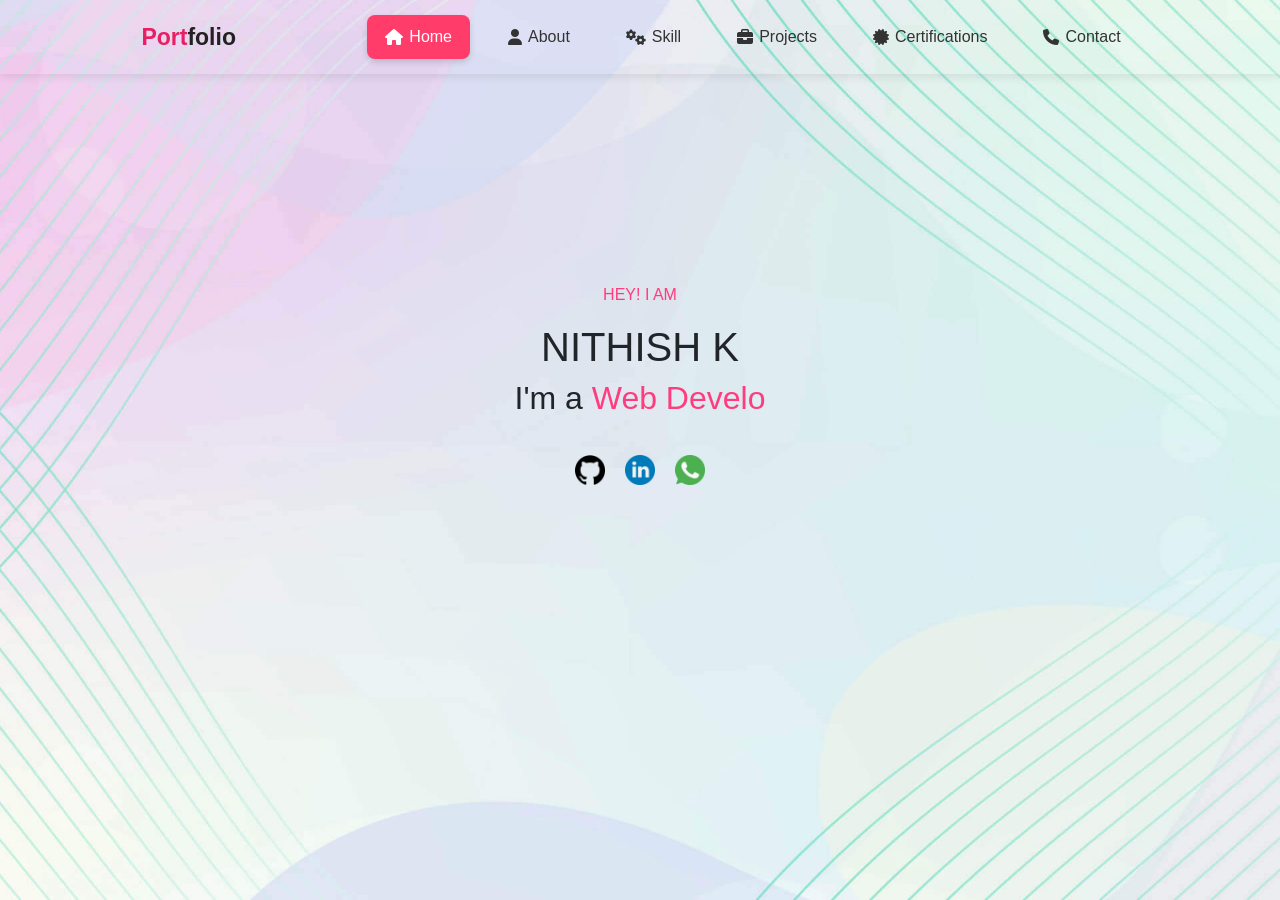
<file: index.html>
<!DOCTYPE html>
<html lang="en">

<head>
    <meta charset="UTF-8">
    <meta name="viewport" content="width=device-width, initial-scale=1.0">
    <title>Nithish-Portfolio</title>
    <link rel="stylesheet" href="https://cdnjs.cloudflare.com/ajax/libs/font-awesome/6.5.0/css/all.min.css">
    <link rel="stylesheet" href="style.css">
    <script src="https://code.jquery.com/jquery-3.6.0.min.js"></script>
    <link href="https://cdn.jsdelivr.net/npm/bootstrap@5.0.2/dist/css/bootstrap.min.css" rel="stylesheet" integrity="sha384-EVSTQN3/azprG1Anm3QDgpJLIm9Nao0Yz1ztcQTwFspd3yD65VohhpuuCOmLASjC" crossorigin="anonymous">

</head>

<body>
        <nav>
            <div class="logo"><span>Port</span>folio</div>
            <div class="menu-toggle" id="menu-toggle"><i class="fa fa-bars"></i></div>
            <ul id="nav-links">
                <li><a href="index.html" class="active"><i class="fa fa-home"></i> Home</a></li>
                <li><a href="about.html" ><i class="fa fa-user"></i> About</a></li>
                <li><a href="skill.html" ><i class="fa fa-cogs"></i> Skill</a></li>
                <li><a href="project.html"><i class="fa fa-briefcase"></i> Projects</a></li>
                <li><a href="certifications.html"><i class="fa fa-certificate"></i> Certifications</a></li>
                <li><a href="contact.html"><i class="fa fa-phone"></i> Contact</a></li>
            </ul>
        </nav>
    
    <div class="hero">
        <section >
            <p class="intro">HEY! I AM</p>
            <h1 class="name">NITHISH K</h1>
             <h2 class="typing" >I'm a <span id="typed"></span></h2>
        </section>
    </div>
    <div class="socailmedia">
        <a href="#"> <img src="image/github.png" ></a>
        <a href="#"> <img src="image/linkedin.png" ></a>
        <a href="https://wa.me/919791470348" target="_blank" rel="noopener noreferrer"> <img src="image/whatsapp.png" ></a>
    </div>

    <script src="script.js"></script>
   
</body>

</html>
</file>
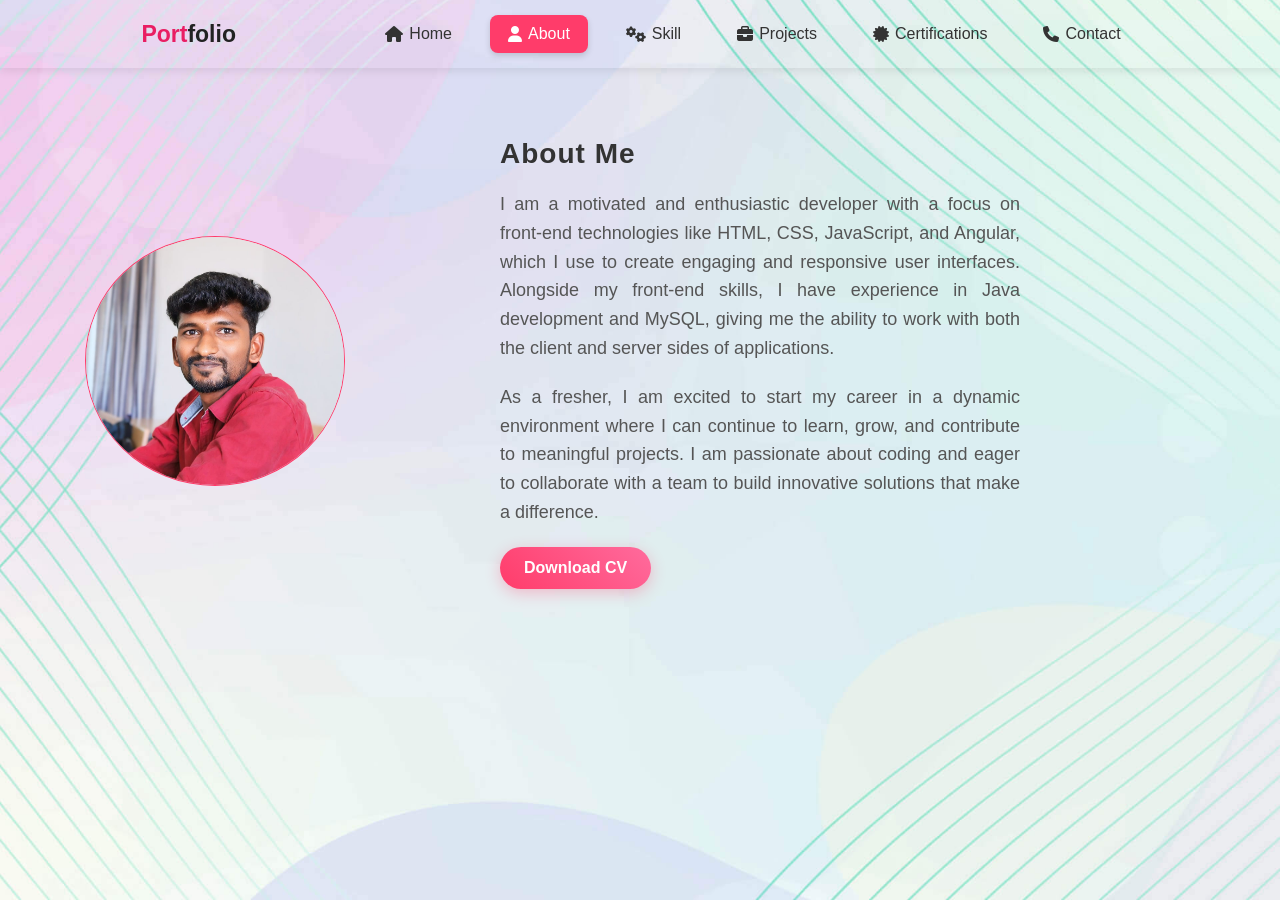
<file: about.html>
<!DOCTYPE html>
<html lang="en">

<head>
    <meta charset="UTF-8">
    <meta name="viewport" content="width=device-width, initial-scale=1.0">
    <title>Nithish-Portfolio</title>
    <link rel="stylesheet" href="https://cdnjs.cloudflare.com/ajax/libs/font-awesome/6.5.0/css/all.min.css">
    <link rel="stylesheet" href="about.css">
    <link rel="stylesheet" href="style.css">
    <script src="https://code.jquery.com/jquery-3.6.0.min.js"></script>
    <style>
        
    </style>

</head>

<body>
        <nav>
            <div class="logo"><span>Port</span>folio</div>
            <div class="menu-toggle" id="menu-toggle"><i class="fa fa-bars"></i></div>
            <ul id="nav-links">
                <li><a href="index.html" ><i class="fa fa-home"></i> Home</a></li>
                <li><a href="about.html" class="active"><i class="fa fa-user"></i> About</a></li>
                <li><a href="skill.html"><i class="fa fa-cogs"></i> Skill</a></li>
                <li><a href="#projects"><i class="fa fa-briefcase"></i> Projects</a></li>
                <li><a href="certifications.html"><i class="fa fa-certificate"></i> Certifications</a></li>
                <li><a href="#contact"><i class="fa fa-phone"></i> Contact</a></li>
            </ul>
        </nav>

        <section class="about-section">
    <!-- Image -->
    <div class="about-img">
      <img src="image/Nithish.jpeg" alt="Profile Image">
    </div>

    <!-- About Text -->
    <div class="about-text">
      <h2>About Me</h2>
      <p>
        I am a motivated and enthusiastic developer with a focus on front-end technologies like HTML, CSS, JavaScript, and Angular,
        which I use to create engaging and responsive user interfaces. Alongside my front-end skills, I have experience in Java
        development and MySQL, giving me the ability to work with both the client and server sides of applications.
      </p>
      <p>
        As a fresher, I am excited to start my career in a dynamic environment where I can continue to learn, grow, and contribute
        to meaningful projects. I am passionate about coding and eager to collaborate with a team to build innovative solutions
        that make a difference.
      </p>
      <a href="nithish.docx" class="cv-btn" download>Download CV</a>
    </div>
  </section>

      

    
   



    <script src="script.js"></script>
   
</body>

</html>
</file>
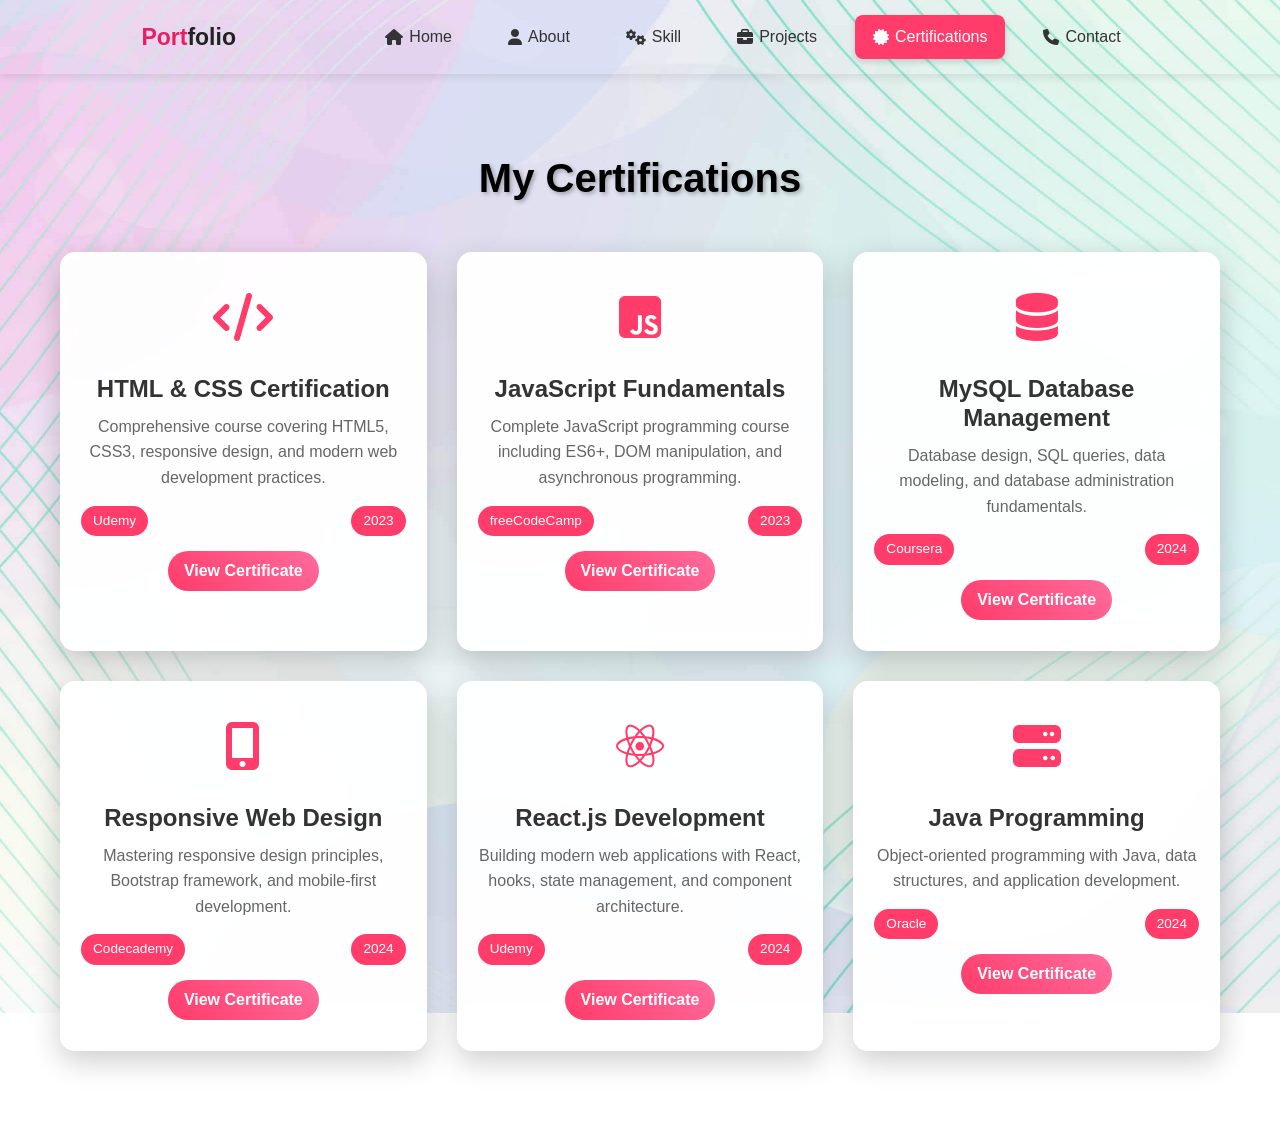
<file: certifications.html>
<!DOCTYPE html>
<html lang="en">
<head>
    <meta charset="UTF-8">
    <meta name="viewport" content="width=device-width, initial-scale=1.0">
    <title>Nithish-Portfolio - Certifications</title>
    <link rel="stylesheet" href="https://cdnjs.cloudflare.com/ajax/libs/font-awesome/6.5.0/css/all.min.css">
    <link rel="stylesheet" href="style.css">
    <link rel="stylesheet" href="certifications.css">
    <script src="https://code.jquery.com/jquery-3.6.0.min.js"></script>
    <link href="https://cdn.jsdelivr.net/npm/bootstrap@5.0.2/dist/css/bootstrap.min.css" rel="stylesheet" integrity="sha384-EVSTQN3/azprG1Anm3QDgpJLIm9Nao0Yz1ztcQTwFspd3yD65VohhpuuCOmLASjC" crossorigin="anonymous">
</head>
<body>
    <nav>
        <div class="logo"><span>Port</span>folio</div>
        <div class="menu-toggle" id="menu-toggle"><i class="fa fa-bars"></i></div>
        <ul id="nav-links">
            <li><a href="index.html"><i class="fa fa-home"></i> Home</a></li>
            <li><a href="about.html"><i class="fa fa-user"></i> About</a></li>
            <li><a href="skill.html"><i class="fa fa-cogs"></i> Skill</a></li>
            <li><a href="project.html"><i class="fa fa-briefcase"></i> Projects</a></li>
            <li><a href="certifications.html" class="active"><i class="fa fa-certificate"></i> Certifications</a></li>
            <li><a href="contact.html"><i class="fa fa-phone"></i> Contact</a></li>
        </ul>
    </nav>

    <section class="certifications-section">
        <h1 class="certifications-title">My Certifications</h1>
        <div class="certifications-grid">
            <div class="certification-card">
                <div class="certification-icon">
                    <i class="fas fa-code"></i>
                </div>
                <h3>HTML & CSS Certification</h3>
                <p>Comprehensive course covering HTML5, CSS3, responsive design, and modern web development practices.</p>
                <div class="cert-details">
                    <span class="cert-issuer">Udemy</span>
                    <span class="cert-date">2023</span>
                </div>
                <a href="#" class="cert-link">View Certificate</a>
            </div>

            <div class="certification-card">
                <div class="certification-icon">
                    <i class="fab fa-js-square"></i>
                </div>
                <h3>JavaScript Fundamentals</h3>
                <p>Complete JavaScript programming course including ES6+, DOM manipulation, and asynchronous programming.</p>
                <div class="cert-details">
                    <span class="cert-issuer">freeCodeCamp</span>
                    <span class="cert-date">2023</span>
                </div>
                <a href="#" class="cert-link">View Certificate</a>
            </div>

            <div class="certification-card">
                <div class="certification-icon">
                    <i class="fas fa-database"></i>
                </div>
                <h3>MySQL Database Management</h3>
                <p>Database design, SQL queries, data modeling, and database administration fundamentals.</p>
                <div class="cert-details">
                    <span class="cert-issuer">Coursera</span>
                    <span class="cert-date">2024</span>
                </div>
                <a href="#" class="cert-link">View Certificate</a>
            </div>

            <div class="certification-card">
                <div class="certification-icon">
                    <i class="fas fa-mobile-alt"></i>
                </div>
                <h3>Responsive Web Design</h3>
                <p>Mastering responsive design principles, Bootstrap framework, and mobile-first development.</p>
                <div class="cert-details">
                    <span class="cert-issuer">Codecademy</span>
                    <span class="cert-date">2024</span>
                </div>
                <a href="#" class="cert-link">View Certificate</a>
            </div>

            <div class="certification-card">
                <div class="certification-icon">
                    <i class="fab fa-react"></i>
                </div>
                <h3>React.js Development</h3>
                <p>Building modern web applications with React, hooks, state management, and component architecture.</p>
                <div class="cert-details">
                    <span class="cert-issuer">Udemy</span>
                    <span class="cert-date">2024</span>
                </div>
                <a href="#" class="cert-link">View Certificate</a>
            </div>

            <div class="certification-card">
                <div class="certification-icon">
                    <i class="fas fa-server"></i>
                </div>
                <h3>Java Programming</h3>
                <p>Object-oriented programming with Java, data structures, and application development.</p>
                <div class="cert-details">
                    <span class="cert-issuer">Oracle</span>
                    <span class="cert-date">2024</span>
                </div>
                <a href="#" class="cert-link">View Certificate</a>
            </div>
        </div>
    </section>

    <script src="script.js"></script>
</body>
</html>
</file>
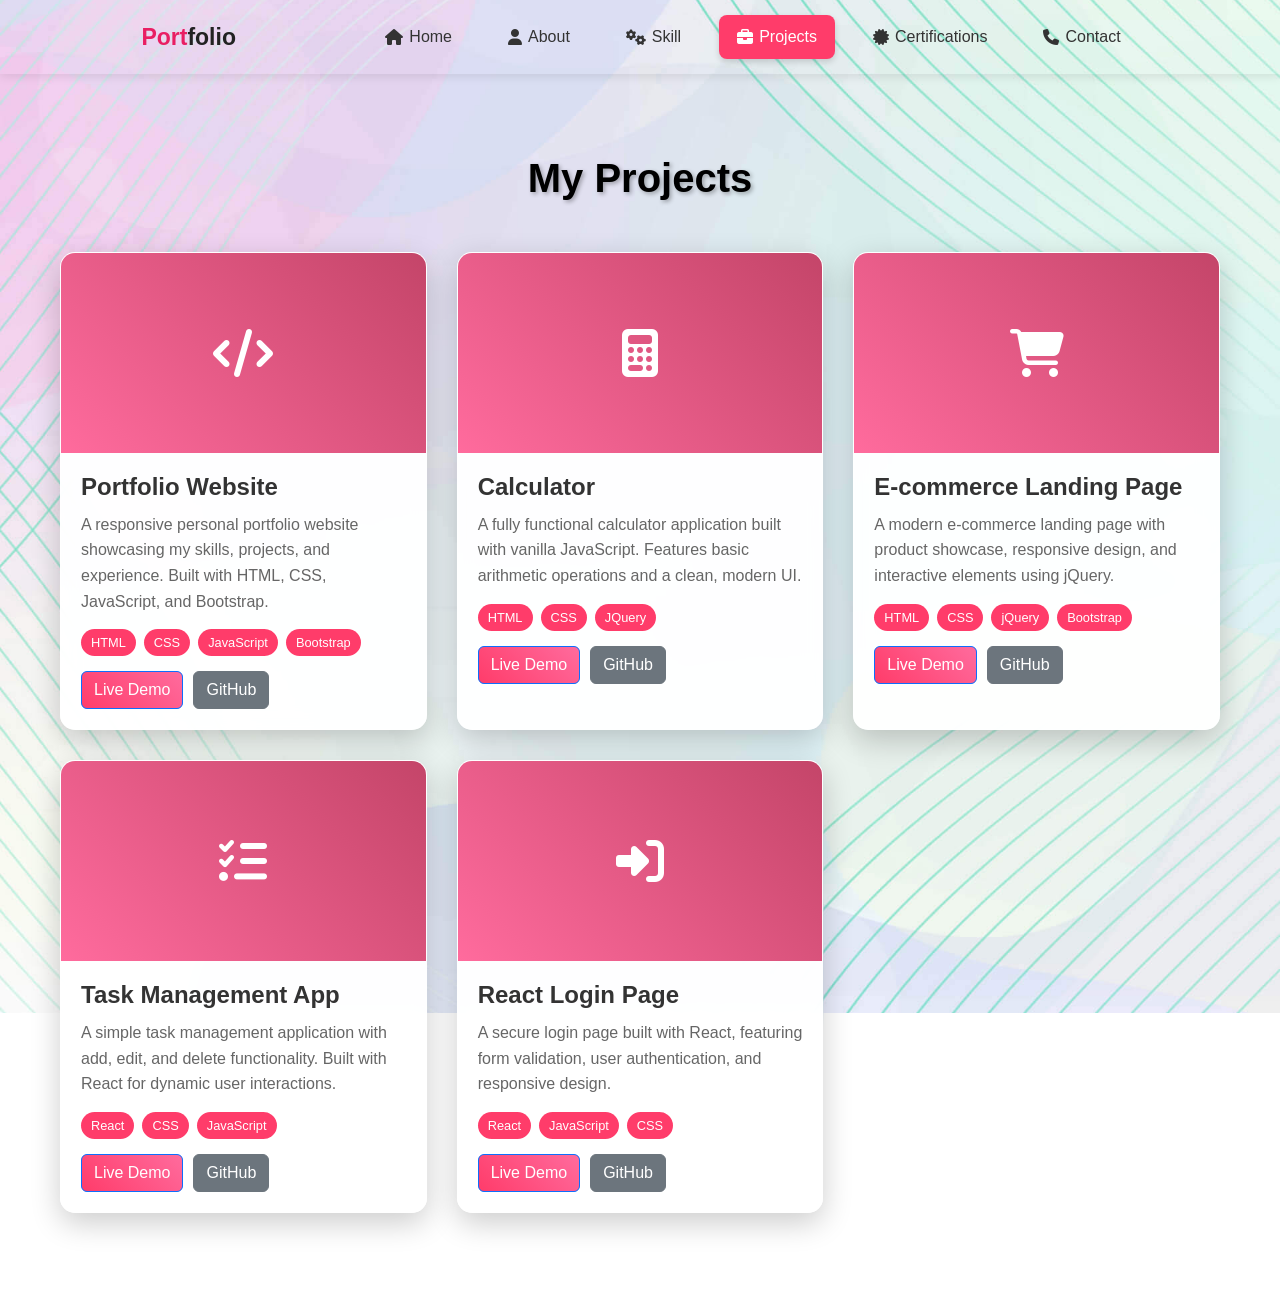
<file: project.html>
<!DOCTYPE html>
<html lang="en">
<head>
    <meta charset="UTF-8">
    <meta name="viewport" content="width=device-width, initial-scale=1.0">
    <title>Nithish-Portfolio - Projects</title>
    <link rel="stylesheet" href="https://cdnjs.cloudflare.com/ajax/libs/font-awesome/6.5.0/css/all.min.css">
    <link rel="stylesheet" href="style.css">
    <link rel="stylesheet" href="project.css">
    <script src="https://code.jquery.com/jquery-3.6.0.min.js"></script>
    <link href="https://cdn.jsdelivr.net/npm/bootstrap@5.0.2/dist/css/bootstrap.min.css" rel="stylesheet" integrity="sha384-EVSTQN3/azprG1Anm3QDgpJLIm9Nao0Yz1ztcQTwFspd3yD65VohhpuuCOmLASjC" crossorigin="anonymous">
</head>
<body>
    <nav>
        <div class="logo"><span>Port</span>folio</div>
        <div class="menu-toggle" id="menu-toggle"><i class="fa fa-bars"></i></div>
        <ul id="nav-links">
            <li><a href="index.html"><i class="fa fa-home"></i> Home</a></li>
            <li><a href="about.html"><i class="fa fa-user"></i> About</a></li>
            <li><a href="skill.html"><i class="fa fa-cogs"></i> Skill</a></li>
            <li><a href="project.html" class="active"><i class="fa fa-briefcase"></i> Projects</a></li>
                <li><a href="certifications.html"><i class="fa fa-certificate"></i> Certifications</a></li>
            <li><a href="contact.html"><i class="fa fa-phone"></i> Contact</a></li>
        </ul>
    </nav>

    <section class="projects-section">
        <h1 class="projects-title">My Projects</h1>
        <div class="projects-grid">
            <div class="project-card">
                <div class="project-image">
                    <i class="fas fa-code"></i>
                </div>
                <div class="project-content">
                    <h3 class="project-title">Portfolio Website</h3>
                    <p class="project-description">
                        A responsive personal portfolio website showcasing my skills, projects, and experience. Built with HTML, CSS, JavaScript, and Bootstrap.
                    </p>
                    <div class="project-tech">
                        <span class="tech-tag">HTML</span>
                        <span class="tech-tag">CSS</span>
                        <span class="tech-tag">JavaScript</span>
                        <span class="tech-tag">Bootstrap</span>
                    </div>
                    <div class="project-links">
                        <a href="http://127.0.0.1:5500/index.html " class="btn btn-primary">Live Demo</a>
                        <a href="#" class="btn btn-secondary">GitHub</a>
                    </div>
                </div>
            </div>

            <div class="project-card">
                <div class="project-image">
                    <i class="fas fa-calculator"></i>
                </div>
                <div class="project-content">
                    <h3 class="project-title">Calculator</h3>
                    <p class="project-description">
                        A fully functional calculator application built with vanilla JavaScript. Features basic arithmetic operations and a clean, modern UI.
                    </p>
                    <div class="project-tech">
                        <span class="tech-tag">HTML</span>
                        <span class="tech-tag">CSS</span>
                        <span class="tech-tag">JQuery</span>
                    </div>
                    <div class="project-links">
                        <a href="http://127.0.0.1:5501/index.html" class="btn btn-primary">Live Demo</a>
                        <a href="#" class="btn btn-secondary">GitHub</a>
                    </div>
                </div>
            </div>

            <div class="project-card">
                <div class="project-image">
                    <i class="fas fa-shopping-cart"></i>
                </div>
                <div class="project-content">
                    <h3 class="project-title">E-commerce Landing Page</h3>
                    <p class="project-description">
                        A modern e-commerce landing page with product showcase, responsive design, and interactive elements using jQuery.
                    </p>
                    <div class="project-tech">
                        <span class="tech-tag">HTML</span>
                        <span class="tech-tag">CSS</span>
                        <span class="tech-tag">jQuery</span>
                        <span class="tech-tag">Bootstrap</span>
                        
                    </div>
                    <div class="project-links">
                        <a href="#" class="btn btn-primary">Live Demo</a>
                        <a href="#" class="btn btn-secondary">GitHub</a>
                    </div>
                </div>
            </div>

            <div class="project-card">
                <div class="project-image">
                    <i class="fas fa-tasks"></i>
                </div>
                <div class="project-content">
                    <h3 class="project-title">Task Management App</h3>
                    <p class="project-description">
                        A simple task management application with add, edit, and delete functionality. Built with React for dynamic user interactions.
                    </p>
                    <div class="project-tech">
                        <span class="tech-tag">React</span>
                        <span class="tech-tag">CSS</span>
                        <span class="tech-tag">JavaScript</span>
                    </div>
                    <div class="project-links">
                        <a href="#" class="btn btn-primary">Live Demo</a>
                        <a href="#" class="btn btn-secondary">GitHub</a>
                    </div>
                </div>
            </div>

            <div class="project-card">
                <div class="project-image">
                    <i class="fas fa-sign-in-alt"></i>
                </div>
                <div class="project-content">
                    <h3 class="project-title">React Login Page</h3>
                    <p class="project-description">
                        A secure login page built with React, featuring form validation, user authentication, and responsive design.
                    </p>
                    <div class="project-tech">
                        <span class="tech-tag">React</span>
                        <span class="tech-tag">JavaScript</span>
                        <span class="tech-tag">CSS</span>
                    </div>
                    <div class="project-links">
                        <a href="#" class="btn btn-primary">Live Demo</a>
                        <a href="#" class="btn btn-secondary">GitHub</a>
                    </div>
                </div>
            </div>

        </div>
    </section>

    <script src="script.js"></script>
</body>
</html>
</file>
<file: style.css>
*{
    margin: 0;
      padding: 0;
      box-sizing: border-box;
      font-family: Arial, sans-serif;
}
html, body {
  min-height: 100vh;
  width: 100%;
  background: url(bg.jpg) center center / cover no-repeat fixed;
}

nav {
  
    display: flex;
    justify-content: space-evenly;
    align-items: center;
     /* background: #e0d7d7;   */
    padding: 15px 10px;
    box-shadow: 0 2px 10px rgba(0, 0, 0, 0.1);
    position: sticky; 
    top: 0;
    z-index: 100;
    transition: background 0.3s ease;
}

nav.scrolled {
    background: rgba(255, 255, 255, 0.95);
    backdrop-filter: blur(10px);
    box-shadow: 0 2px 20px rgba(0, 0, 0, 0.2);
}

.logo {
    font-size: 23px;
    font-weight: bold;
    color: #222;
}
.logo span{
/* Navigation button styles */
.nav-btn {
  background: none;
  border: none;
  color: #333;
  font-weight: 500;
  padding: 10px 18px;
  border-radius: 8px;
  transition: 0.3s ease;
  display: inline-flex;
  align-items: center;
  gap: 6px;
  cursor: pointer;
  margin: 0 5px;
}
.nav-btn:active,
.nav-btn:hover {
  background: #e83e8c;
  color: #fff;
  box-shadow: 0 3px 6px rgba(0,0,0,0.15);
}
 color: #e91e63; 
}
 .nav-links {
      display: flex;
      gap: 15px;
    }


nav ul {
    list-style: none;
    margin: 0;
    padding: 0;
    display: flex;
    gap: 20px;
}
 nav ul li a {
      text-decoration: none;
      color: #333;
      font-weight: 500;
      padding: 10px 18px;
      border-radius: 8px;
      transition: 0.3s ease;
      display: flex;
      align-items: center;
      gap: 6px;
    }
     nav ul li a.active,
    nav ul li a:hover {
      background: #ff3c6a; 
      color: #fff;
      box-shadow: 0 3px 6px rgba(0,0,0,0.15);
    }
    .menu-toggle {
      display: none;
      font-size: 24px;
      cursor: pointer;
    }
     @media (max-width: 768px) {
      nav ul {
        display: none;
        flex-direction: column;
        background: #fff;
        width: 100%;
        position: absolute;
        top: 60px;
        left: 0;
        box-shadow: 0 4px 8px rgba(0,0,0,0.1);
      }

      nav ul.show {
        display: flex;
      }

      .menu-toggle {
        display: block;
        color: #333;
      }
     nav {
       background: #fff;
       transition: background 0.3s;
     }
     nav.sticky {
       background: #ff3c6a;
     }
    }
/* Sticky navbar JS helper class for mobile */
    .intro{
      color: #ff3c7e;
    }

    .hero{
      text-align: center;
      margin-top: 209px;
    }
    #typed{
      color: #ff3c7e;
    }
    .socailmedia {
      display: flex;
      position: absolute;
      justify-content: center;
      width: 100%;
      margin-top: 20px;
    }
    .socailmedia img{
       width: 30px;
    margin: 10px;
   
    }
</file>
<file: about.css>
body {
      font-family: Arial, sans-serif;
      margin: 0;
      padding: 0;
    }

    .about-section {
      display: flex;
      align-items: center;
      justify-content: center;
      flex-wrap: wrap;
      padding: 50px 20px;
      gap: 50px;
      animation: fadeIn 1.5s ease-in-out;
    }

    @keyframes fadeIn {
      from {
        opacity: 0;
        transform: translateY(30px);
      }
      to {
        opacity: 1;
        transform: translateY(0);
      }
    } 

    .about-img {
      flex: 1;
      text-align: center;
      margin-right: 0px;
    }

    .about-img img {
      width: 260px;
      height: 250px;
      object-fit: cover;
      border-radius: 50%;
      border: 1px solid #ff3c6a;
      transition: transform 0.3s ease, box-shadow 0.3s ease;
    }

    .about-img img:hover {
      transform: scale(1.05);
      box-shadow: 0 10px 20px rgba(255, 60, 106, 0.3);
    }

    .about-text {
        text-align: left;
        margin-right: 200px;
      flex: 2;
      padding: 20px 40px;
      max-width: 600px;
    }

    .about-text h2 {
      font-size: 28px;
      margin-bottom: 20px;
      color: #333;
      font-weight: 700;
      letter-spacing: 1px;
    }

    .about-text p {
      font-size: 18px;
      line-height: 1.6;
      color: #555;
      margin-bottom: 20px;
      text-align: justify;
    
    }

    .cv-btn {
      display: inline-block;
      padding: 12px 24px;
      background: linear-gradient(45deg, #ff3c6a, #ff6b9d);
      color: white;
      font-weight: bold;
      border-radius: 30px;
      text-decoration: none;
      transition: all 0.3s ease;
      box-shadow: 0 4px 15px rgba(255, 60, 106, 0.3);
    }

    .cv-btn:hover {
      background: linear-gradient(45deg, #ff6b9d, #ff3c6a);
      transform: translateY(-2px);
      box-shadow: 0 6px 20px rgba(255, 60, 106, 0.4);
    }
    @media (max-width: 768px) {
      .about-section {
        flex-direction: column;
        text-align: center;
      }
      .about-text {
        padding: 20px;
      }
        .about-img img {
          width: 180px;
          height: 180px;
        }
        .about-text {
          margin-right: 0;
          max-width: 100%;
        }
      }

  @media (max-width: 480px) {
    .about-section {
      padding: 20px 5px;
      gap: 20px;
    }
    .about-img img {
      width: 120px;
      height: 120px;
    }
    .about-text h2 {
      font-size: 20px;
    }
    .about-text p {
      font-size: 15px;
    }
    .cv-btn {
      padding: 8px 16px;
      font-size: 14px;
    }
  }
</file>
<file: certifications.css>
/* Certifications Page Styles */
/* Shared background is provided by style.css */
.certifications-section {
  padding: 80px 20px;
  max-width: 1200px;
  margin: 0 auto;
  animation: fadeInUp 1s ease-out;
}

@keyframes fadeInUp {
  from {
    opacity: 0;
    transform: translateY(30px);
  }
  to {
    opacity: 1;
    transform: translateY(0);
  }
}

.certifications-title {
  text-align: center;
  font-size: 2.5rem;
  margin-bottom: 50px;
  color: #000;
  font-weight: 700;
  text-shadow: 2px 2px 4px rgba(0,0,0,0.3);
}

.certifications-grid {
  display: grid;
  grid-template-columns: repeat(auto-fit, minmax(300px, 1fr));
  gap: 30px;
}

.certification-card {
  background: rgba(255, 255, 255, 0.95);
  border-radius: 15px;
  padding: 30px 20px;
  text-align: center;
  box-shadow: 0 10px 30px rgba(0,0,0,0.2);
  transition: transform 0.3s ease, box-shadow 0.3s ease;
  backdrop-filter: blur(10px);
  border: 1px solid rgba(255, 255, 255, 0.2);
}

.certification-card:hover {
  transform: translateY(-10px);
  box-shadow: 0 20px 40px rgba(0,0,0,0.3);
}

.certification-icon {
  font-size: 3rem;
  color: #ff3c6a;
  margin-bottom: 20px;
}

.certification-card h3 {
  font-size: 1.5rem;
  margin-bottom: 10px;
  color: #333;
  font-weight: 600;
}

.certification-card p {
  font-size: 1rem;
  line-height: 1.6;
  color: #666;
  margin-bottom: 15px;
}

.cert-details {
  display: flex;
  justify-content: space-between;
  align-items: center;
  margin-top: 15px;
}

.cert-date, .cert-issuer {
  background: #ff3c6a;
  color: white;
  padding: 5px 12px;
  border-radius: 20px;
  font-size: 0.85rem;
  font-weight: 500;
}

.cert-link {
  display: inline-block;
  margin-top: 15px;
  padding: 8px 16px;
  background: linear-gradient(45deg, #ff3c6a, #ff6b9d);
  color: white;
  text-decoration: none;
  border-radius: 25px;
  font-weight: 600;
  transition: all 0.3s ease;
}

.cert-link:hover {
  background: linear-gradient(45deg, #ff6b9d, #ff3c6a);
  transform: scale(1.05);
}

@media (max-width: 768px) {
  .certifications-title {
    font-size: 2rem;
  }
  .certifications-grid {
    grid-template-columns: 1fr;
  }
  .certification-card {
    margin: 0 10px;
  }
  .cert-details {
    flex-direction: column;
    gap: 10px;
  }
}
</file>
<file: project.css>
/* Projects Page Styles */
/* Shared background is provided by style.css */
.projects-section {
  padding: 80px 20px;
  max-width: 1200px;
  margin: 0 auto;
  animation: slideIn 1s ease-out;
}

@keyframes slideIn {
  from {
    opacity: 0;
    transform: translateY(50px);
  }
  to {
    opacity: 1;
    transform: translateY(0);
  }
}

.projects-title {
  text-align: center;
  font-size: 2.5rem;
  margin-bottom: 50px;
  color: #000;
  font-weight: 700;
  text-shadow: 2px 2px 4px rgba(0,0,0,0.3);
}

.projects-grid {
  display: grid;
  grid-template-columns: repeat(auto-fit, minmax(300px, 1fr));
  gap: 30px;
}

.project-card {
  background: rgba(255, 255, 255, 0.95);
  border-radius: 15px;
  overflow: hidden;
  box-shadow: 0 10px 30px rgba(0,0,0,0.2);
  transition: transform 0.3s ease, box-shadow 0.3s ease;
  backdrop-filter: blur(10px);
  border: 1px solid rgba(255, 255, 255, 0.2);
}

.project-card:hover {
  transform: translateY(-10px);
  box-shadow: 0 20px 40px rgba(0,0,0,0.3);
}

.project-image {
  width: 100%;
  height: 200px;
  background: linear-gradient(45deg, #ff6b9d, #c44569);
  display: flex;
  align-items: center;
  justify-content: center;
  color: white;
  font-size: 3rem;
  font-weight: bold;
}

.project-content {
  padding: 20px;
}

.project-title {
  font-size: 1.5rem;
  margin-bottom: 10px;
  color: #333;
  font-weight: 600;
}

.project-description {
  font-size: 1rem;
  line-height: 1.6;
  color: #666;
  margin-bottom: 15px;
}

.project-tech {
  display: flex;
  flex-wrap: wrap;
  gap: 8px;
  margin-bottom: 15px;
}

.tech-tag {
  background: #ff3c6a;
  color: white;
  padding: 4px 10px;
  border-radius: 20px;
  font-size: 0.8rem;
  font-weight: 500;
}

.project-links {
  display: flex;
  gap: 10px;
}

.btn {
  padding: 8px 16px;
  border: none;
  border-radius: 25px;
  text-decoration: none;
  font-weight: 600;
  transition: all 0.3s ease;
  cursor: pointer;
}

.btn-primary {
  background: linear-gradient(45deg, #ff3c6a, #ff6b9d);
  color: white;
}

.btn-primary:hover {
  background: linear-gradient(45deg, #ff6b9d, #ff3c6a);
  transform: scale(1.05);
}

.btn-secondary {
  background: transparent;
  color: #ff3c6a;
  border: 2px solid #ff3c6a;
}

.btn-secondary:hover {
  background: #ff3c6a;
  color: white;
  transform: scale(1.05);
}

@media (max-width: 768px) {
  .projects-title {
    font-size: 2rem;
  }
  .projects-grid {
    grid-template-columns: 1fr;
  }
  .project-card {
    margin: 0 10px;
  }
}
</file>
